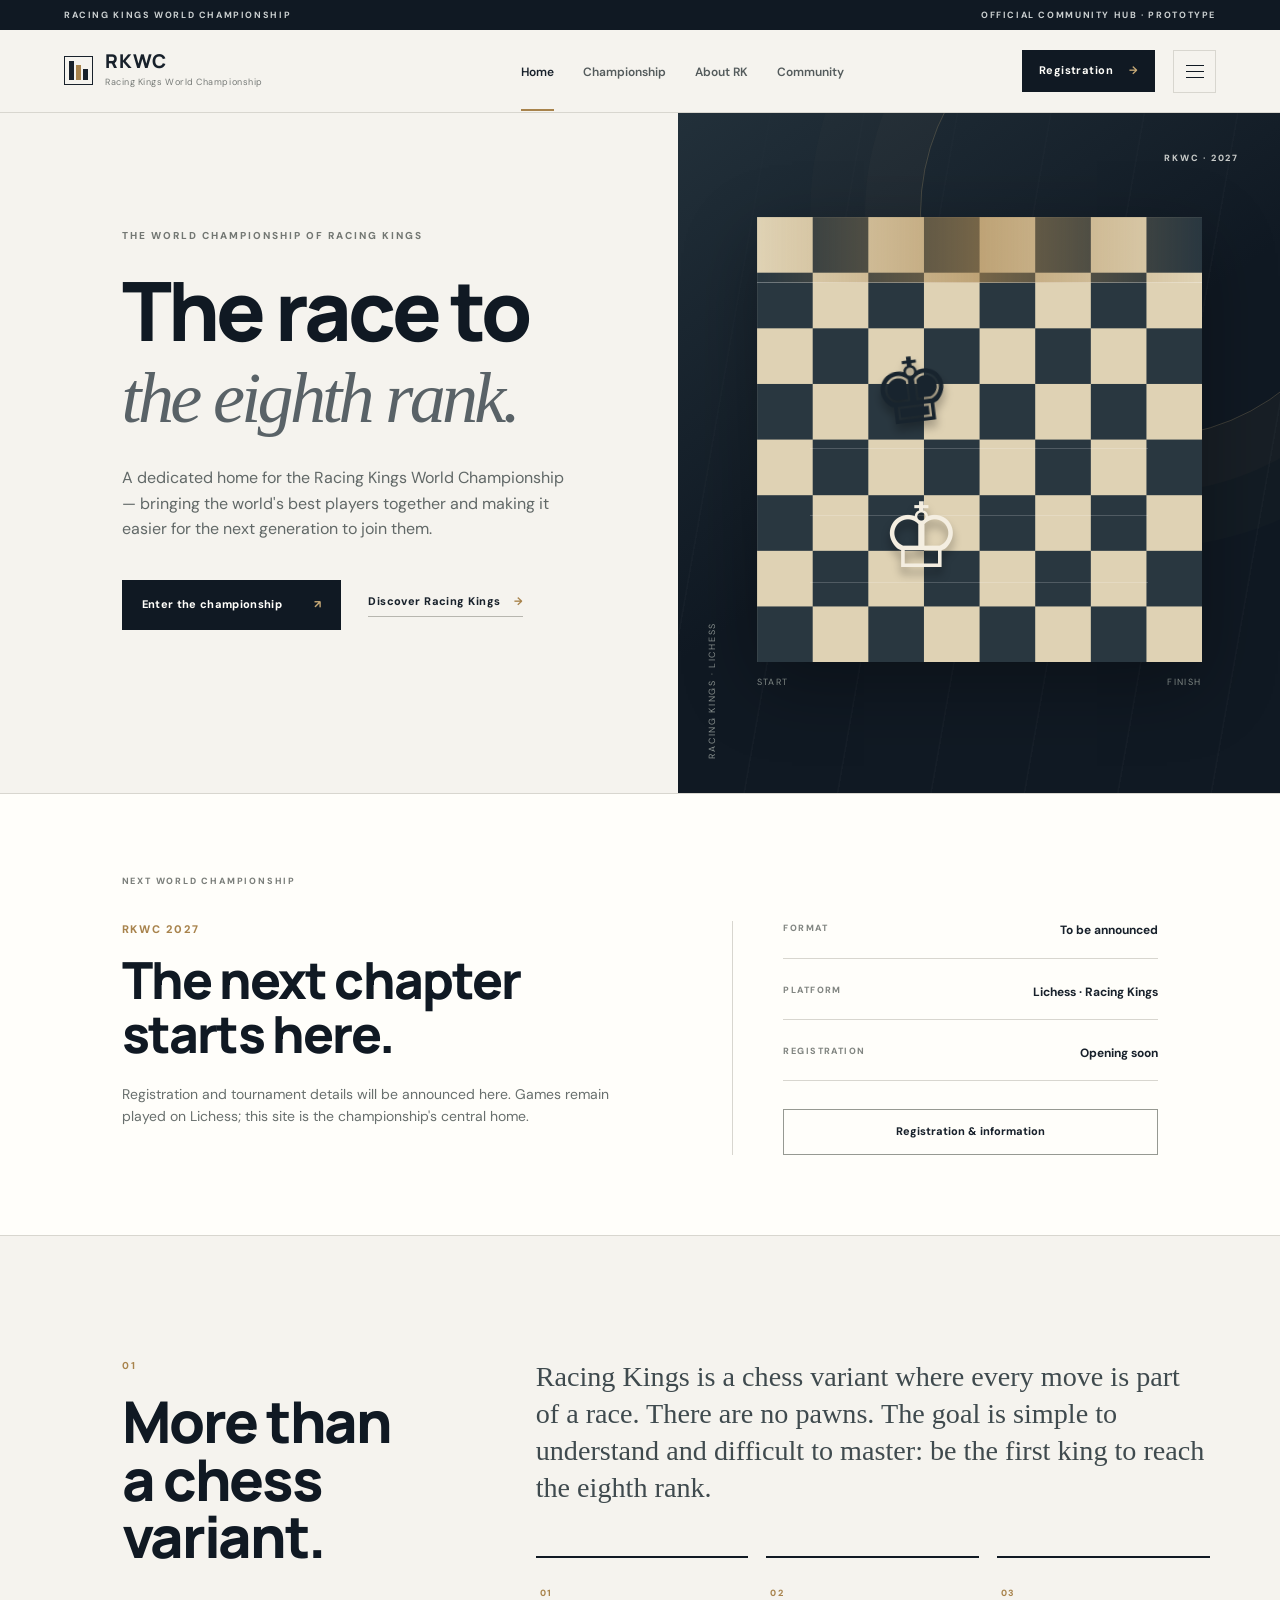
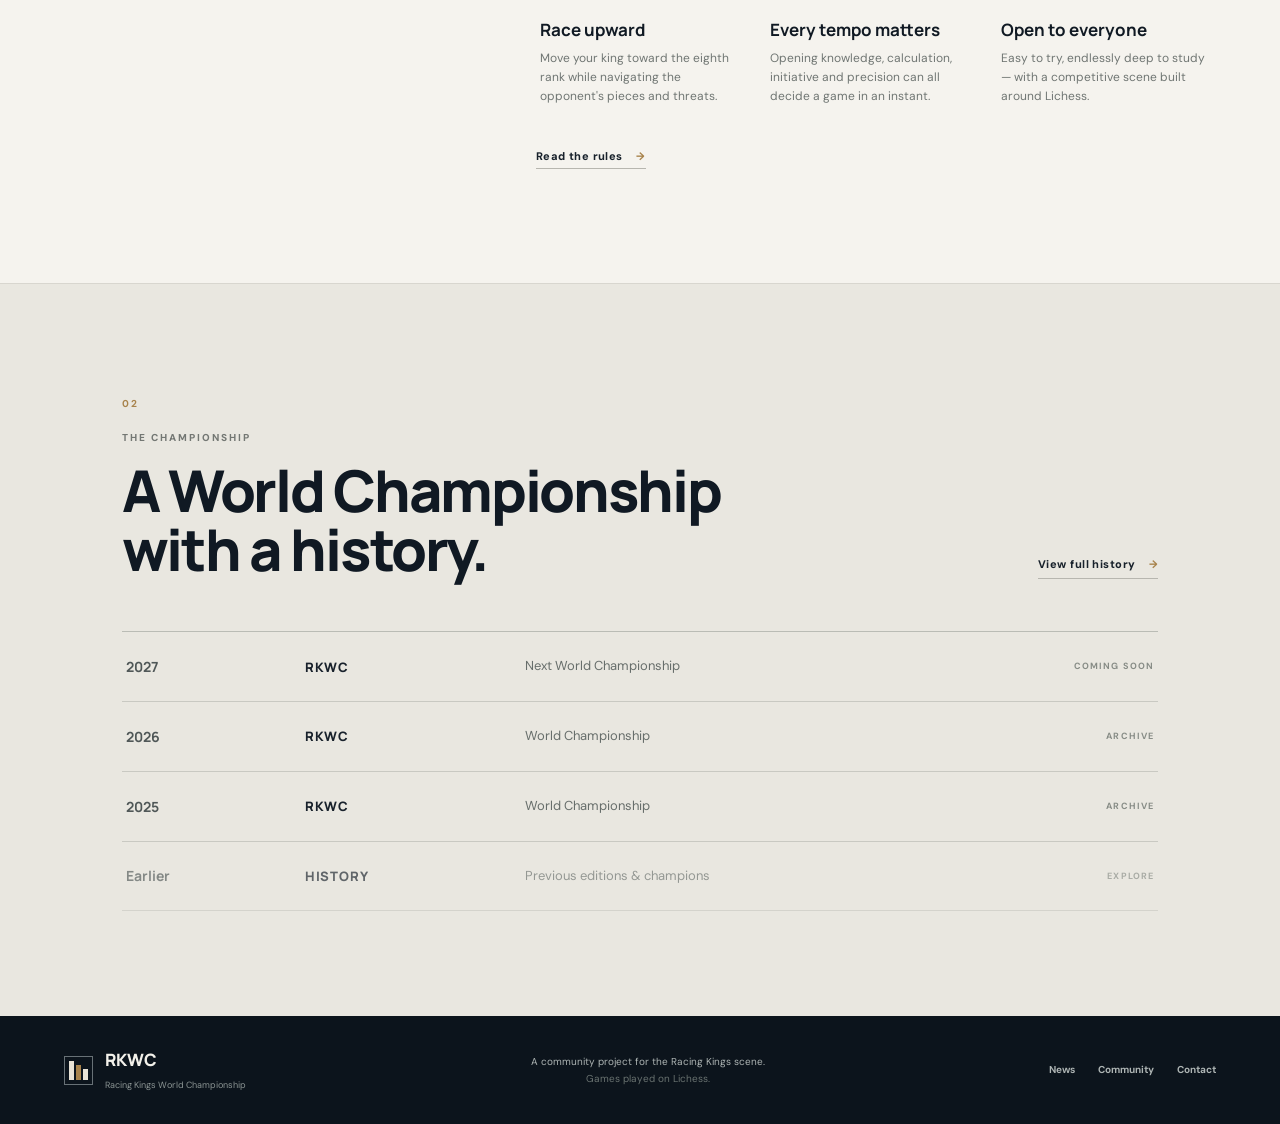
<file: index.html>
<!DOCTYPE html><html lang="en"><head><meta charset="UTF-8"><meta name="viewport" content="width=device-width, initial-scale=1.0"><meta name="description" content="Racing Kings World Championship — official championship prototype and community hub."><title>RKWC — Racing Kings World Championship</title><link rel="preconnect" href="https://fonts.googleapis.com"><link rel="preconnect" href="https://fonts.gstatic.com" crossorigin><link href="https://fonts.googleapis.com/css2?family=DM+Sans:wght@400;500;600;700&family=Manrope:wght@500;600;700;800&display=swap" rel="stylesheet"><link rel="stylesheet" href="assets/css/main.css"></head><body><div class="topline"><span>RACING KINGS WORLD CHAMPIONSHIP</span><span>OFFICIAL COMMUNITY HUB · PROTOTYPE</span></div><header class="site-header"><a class="brand" href="index.html" aria-label="RKWC home"><span class="brand-mark" aria-hidden="true"><span></span><span></span><span></span></span><span><strong>RKWC</strong><small>Racing Kings World Championship</small></span></a><nav class="main-nav" aria-label="Main navigation"><a class="active" href="index.html">Home</a><a href="#championship">Championship</a><a href="#about">About RK</a><a href="community.html">Community</a></nav><a class="header-cta" href="registration.html">Registration <span>→</span></a><button class="menu-toggle" aria-label="Open menu" aria-expanded="false"><span></span><span></span><span></span></button><div class="menu-panel"><div class="menu-panel-head"><small>RKWC · MORE</small></div><a href="registration.html">Registration <span>→</span></a><a href="tournament.html">Tournament & brackets <span>→</span></a><a href="players.html">Players <span>→</span></a><a href="results.html">Results & games <span>→</span></a><a href="history.html">History & champions <span>→</span></a><a href="rules.html">Rules <span>→</span></a><a href="news.html">News & announcements <span>→</span></a><a href="community.html">Community & Discord <span>→</span></a><a href="contact.html">Contact the organizers <span>→</span></a></div></header><main><section class="hero" id="championship"><div class="hero-copy"><p class="eyebrow">THE WORLD CHAMPIONSHIP OF RACING KINGS</p><h1>The race to<br><em>the eighth rank.</em></h1><p class="hero-text">A dedicated home for the Racing Kings World Championship — bringing the world's best players together and making it easier for the next generation to join them.</p><div class="hero-actions"><a class="button button-dark" href="registration.html">Enter the championship <span>↗</span></a><a class="text-link" href="#about">Discover Racing Kings <span>→</span></a></div></div><div class="hero-visual" aria-label="Stylized Racing Kings board graphic"><div class="sun"></div><div class="track-label">RKWC · 2027</div><div class="board-wrap"><div class="board"><div class="finish"></div><div class="lane lane-1"></div><div class="lane lane-2"></div><div class="lane lane-3"></div><div class="piece king">♔</div><div class="piece king dark-piece">♚</div></div><div class="board-caption"><span>START</span><span>FINISH</span></div></div><div class="vertical-note">RACING KINGS · LICHESS</div></div></section><section class="next-event" id="registration"><div class="section-label">NEXT WORLD CHAMPIONSHIP</div><div class="event-grid"><div><p class="event-kicker">RKWC 2027</p><h2>The next chapter<br>starts here.</h2><p class="muted">Registration and tournament details will be announced here. Games remain played on Lichess; this site is the championship's central home.</p></div><div class="event-meta"><div><span>FORMAT</span><strong>To be announced</strong></div><div><span>PLATFORM</span><strong>Lichess · Racing Kings</strong></div><div><span>REGISTRATION</span><strong>Opening soon</strong></div><a href="registration.html" class="outline-button">Registration & information</a></div></div></section><section class="about-grid" id="about"><div class="sticky-title"><span>01</span><h2>More than<br>a chess variant.</h2></div><div class="about-copy"><p class="lead">Racing Kings is a chess variant where every move is part of a race. There are no pawns. The goal is simple to understand and difficult to master: be the first king to reach the eighth rank.</p><div class="rule-cards"><article><span>01</span><h3>Race upward</h3><p>Move your king toward the eighth rank while navigating the opponent's pieces and threats.</p></article><article><span>02</span><h3>Every tempo matters</h3><p>Opening knowledge, calculation, initiative and precision can all decide a game in an instant.</p></article><article><span>03</span><h3>Open to everyone</h3><p>Easy to try, endlessly deep to study — with a competitive scene built around Lichess.</p></article></div><a class="text-link" href="rules.html">Read the rules <span>→</span></a></div></section><section class="championship-section"><div class="section-head"><div><span class="section-number">02</span><p class="eyebrow">THE CHAMPIONSHIP</p><h2>A World Championship<br>with a history.</h2></div><a class="text-link" href="history.html">View full history <span>→</span></a></div><div class="timeline"><div class="timeline-row"><span class="year">2027</span><strong>RKWC</strong><span>Next World Championship</span><b>COMING SOON</b></div><div class="timeline-row"><span class="year">2026</span><strong>RKWC</strong><span>World Championship</span><b>ARCHIVE</b></div><div class="timeline-row"><span class="year">2025</span><strong>RKWC</strong><span>World Championship</span><b>ARCHIVE</b></div><div class="timeline-row faded"><span class="year">Earlier</span><strong>HISTORY</strong><span>Previous editions & champions</span><b>EXPLORE</b></div></div></section></main><footer class="footer"><div class="footer-brand"><span class="brand-mark" aria-hidden="true"><span></span><span></span><span></span></span><div><strong>RKWC</strong><small>Racing Kings World Championship</small></div></div><div class="footer-note">A community project for the Racing Kings scene.<br><span>Games played on Lichess.</span></div><div class="footer-links"><a href="news.html">News</a><a href="community.html">Community</a><a href="contact.html">Contact</a></div></footer><script src="assets/js/main.js"></script></body></html>
</file>
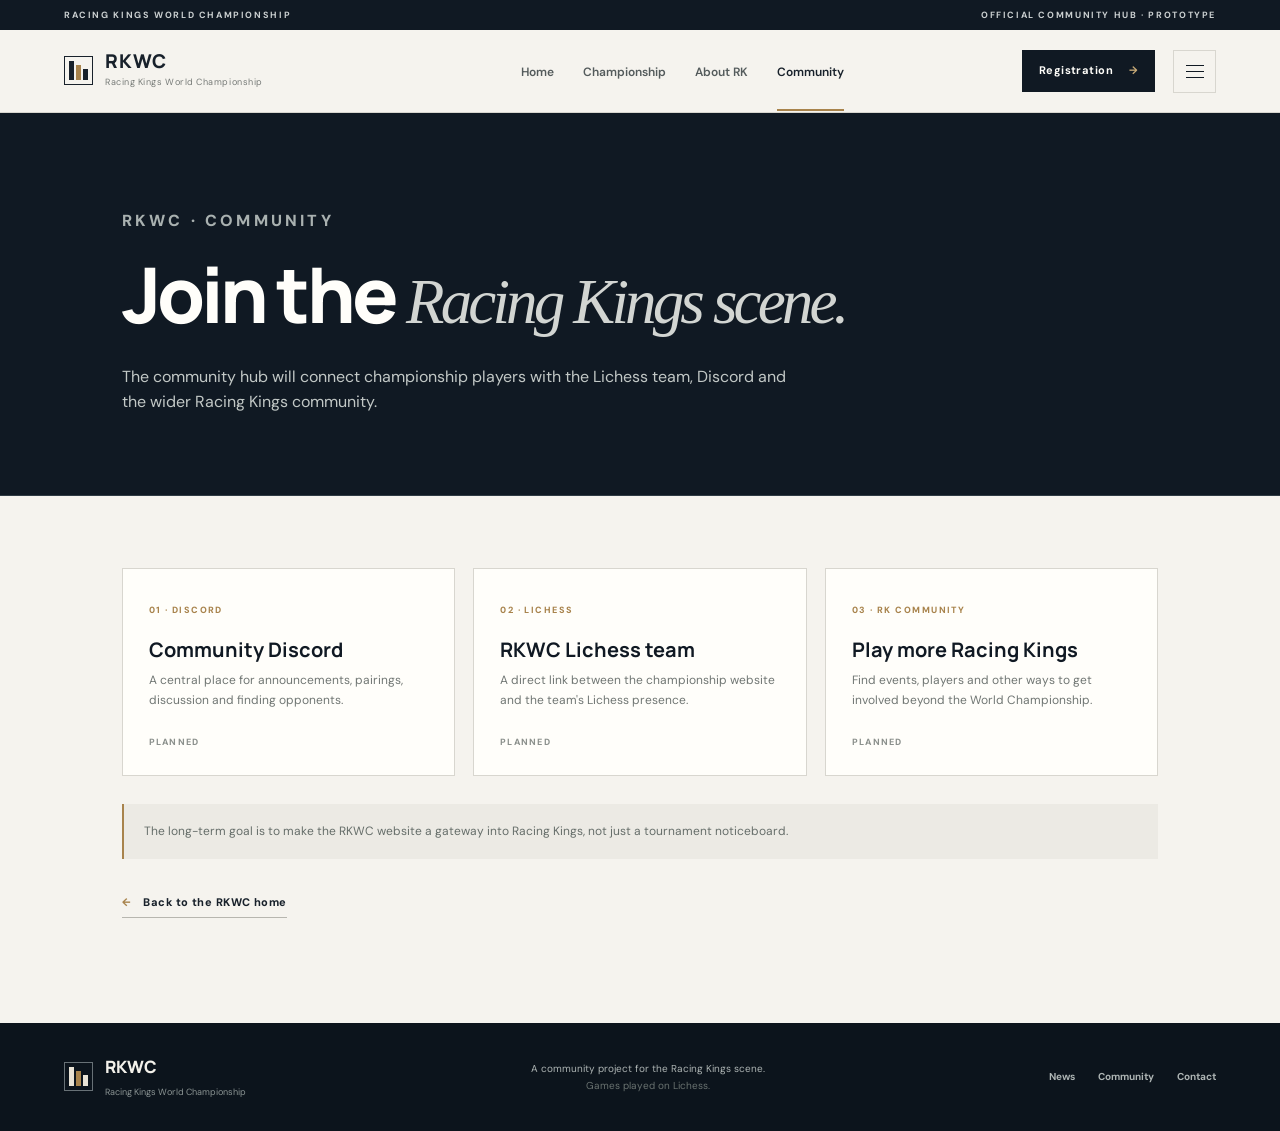
<file: community.html>
<!DOCTYPE html><html lang="en"><head><meta charset="UTF-8"><meta name="viewport" content="width=device-width, initial-scale=1.0"><title>Community & Discord — RKWC</title><link rel="stylesheet" href="assets/css/main.css"><link href="https://fonts.googleapis.com/css2?family=DM+Sans:wght@400;500;600;700;800&family=Manrope:wght@500;600;700;800&display=swap" rel="stylesheet"></head><body><div class="topline"><span>RACING KINGS WORLD CHAMPIONSHIP</span><span>OFFICIAL COMMUNITY HUB · PROTOTYPE</span></div><header class="site-header"><a class="brand" href="index.html"><span class="brand-mark"><span></span><span></span><span></span></span><span><strong>RKWC</strong><small>Racing Kings World Championship</small></span></a><nav class="main-nav"><a href="index.html">Home</a><a href="tournament.html">Championship</a><a href="rules.html">About RK</a><a class="active" href="community.html">Community</a></nav><a class="header-cta" href="registration.html">Registration <span>→</span></a><button class="menu-toggle" aria-label="Open menu" aria-expanded="false"><span></span><span></span><span></span></button><div class="menu-panel"><div class="menu-panel-head"><small>RKWC · MORE</small></div><a href="registration.html">Registration <span>→</span></a><a href="tournament.html">Tournament & brackets <span>→</span></a><a href="players.html">Players <span>→</span></a><a href="results.html">Results & games <span>→</span></a><a href="history.html">History & champions <span>→</span></a><a href="rules.html">Rules <span>→</span></a><a href="news.html">News & announcements <span>→</span></a><a href="community.html">Community & Discord <span>→</span></a><a href="contact.html">Contact the organizers <span>→</span></a></div></header><main><section class="page-hero"><div class="page-hero-inner"><p class="eyebrow">RKWC · COMMUNITY</p><h1>Join the <em>Racing Kings scene.</em></h1><p>The community hub will connect championship players with the Lichess team, Discord and the wider Racing Kings community.</p></div></section><section class="page-body"><div class="placeholder-grid"><article class="placeholder-card"><div><small>01 · DISCORD</small><h2>Community Discord</h2><p>A central place for announcements, pairings, discussion and finding opponents.</p></div><span class="status">PLANNED</span></article><article class="placeholder-card"><div><small>02 · LICHESS</small><h2>RKWC Lichess team</h2><p>A direct link between the championship website and the team's Lichess presence.</p></div><span class="status">PLANNED</span></article><article class="placeholder-card"><div><small>03 · RK COMMUNITY</small><h2>Play more Racing Kings</h2><p>Find events, players and other ways to get involved beyond the World Championship.</p></div><span class="status">PLANNED</span></article></div><div class="page-note">The long-term goal is to make the RKWC website a gateway into Racing Kings, not just a tournament noticeboard.</div><a class="back-link" href="index.html"><span>←</span> Back to the RKWC home</a></section></main><footer class="footer"><div class="footer-brand"><span class="brand-mark"><span></span><span></span><span></span></span><div><strong>RKWC</strong><small>Racing Kings World Championship</small></div></div><div class="footer-note">A community project for the Racing Kings scene.<br><span>Games played on Lichess.</span></div><div class="footer-links"><a href="news.html">News</a><a href="community.html">Community</a><a href="contact.html">Contact</a></div></footer><script src="assets/js/main.js"></script></body></html>
</file>
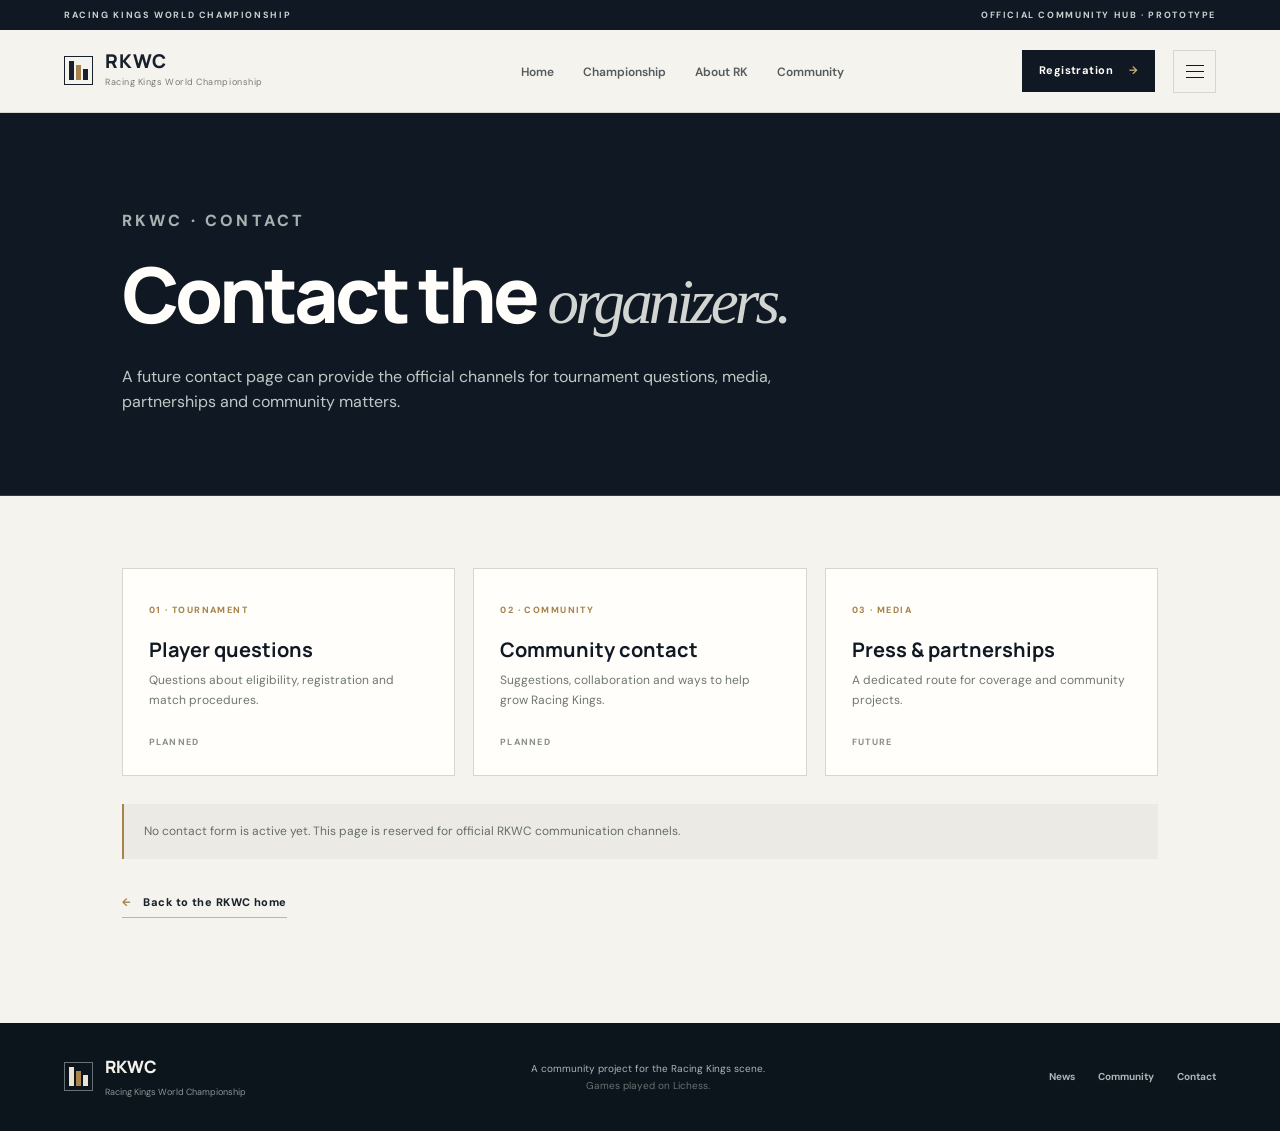
<file: contact.html>
<!DOCTYPE html><html lang="en"><head><meta charset="UTF-8"><meta name="viewport" content="width=device-width, initial-scale=1.0"><title>Contact — RKWC</title><link rel="stylesheet" href="assets/css/main.css"><link href="https://fonts.googleapis.com/css2?family=DM+Sans:wght@400;500;600;700;800&family=Manrope:wght@500;600;700;800&display=swap" rel="stylesheet"></head><body><div class="topline"><span>RACING KINGS WORLD CHAMPIONSHIP</span><span>OFFICIAL COMMUNITY HUB · PROTOTYPE</span></div><header class="site-header"><a class="brand" href="index.html"><span class="brand-mark"><span></span><span></span><span></span></span><span><strong>RKWC</strong><small>Racing Kings World Championship</small></span></a><nav class="main-nav"><a href="index.html">Home</a><a href="tournament.html">Championship</a><a href="rules.html">About RK</a><a href="community.html">Community</a></nav><a class="header-cta" href="registration.html">Registration <span>→</span></a><button class="menu-toggle" aria-label="Open menu" aria-expanded="false"><span></span><span></span><span></span></button><div class="menu-panel"><div class="menu-panel-head"><small>RKWC · MORE</small></div><a href="registration.html">Registration <span>→</span></a><a href="tournament.html">Tournament & brackets <span>→</span></a><a href="players.html">Players <span>→</span></a><a href="results.html">Results & games <span>→</span></a><a href="history.html">History & champions <span>→</span></a><a href="rules.html">Rules <span>→</span></a><a href="news.html">News & announcements <span>→</span></a><a href="community.html">Community & Discord <span>→</span></a><a href="contact.html">Contact the organizers <span>→</span></a></div></header><main><section class="page-hero"><div class="page-hero-inner"><p class="eyebrow">RKWC · CONTACT</p><h1>Contact the <em>organizers.</em></h1><p>A future contact page can provide the official channels for tournament questions, media, partnerships and community matters.</p></div></section><section class="page-body"><div class="placeholder-grid"><article class="placeholder-card"><div><small>01 · TOURNAMENT</small><h2>Player questions</h2><p>Questions about eligibility, registration and match procedures.</p></div><span class="status">PLANNED</span></article><article class="placeholder-card"><div><small>02 · COMMUNITY</small><h2>Community contact</h2><p>Suggestions, collaboration and ways to help grow Racing Kings.</p></div><span class="status">PLANNED</span></article><article class="placeholder-card"><div><small>03 · MEDIA</small><h2>Press & partnerships</h2><p>A dedicated route for coverage and community projects.</p></div><span class="status">FUTURE</span></article></div><div class="page-note">No contact form is active yet. This page is reserved for official RKWC communication channels.</div><a class="back-link" href="index.html"><span>←</span> Back to the RKWC home</a></section></main><footer class="footer"><div class="footer-brand"><span class="brand-mark"><span></span><span></span><span></span></span><div><strong>RKWC</strong><small>Racing Kings World Championship</small></div></div><div class="footer-note">A community project for the Racing Kings scene.<br><span>Games played on Lichess.</span></div><div class="footer-links"><a href="news.html">News</a><a href="community.html">Community</a><a href="contact.html">Contact</a></div></footer><script src="assets/js/main.js"></script></body></html>
</file>
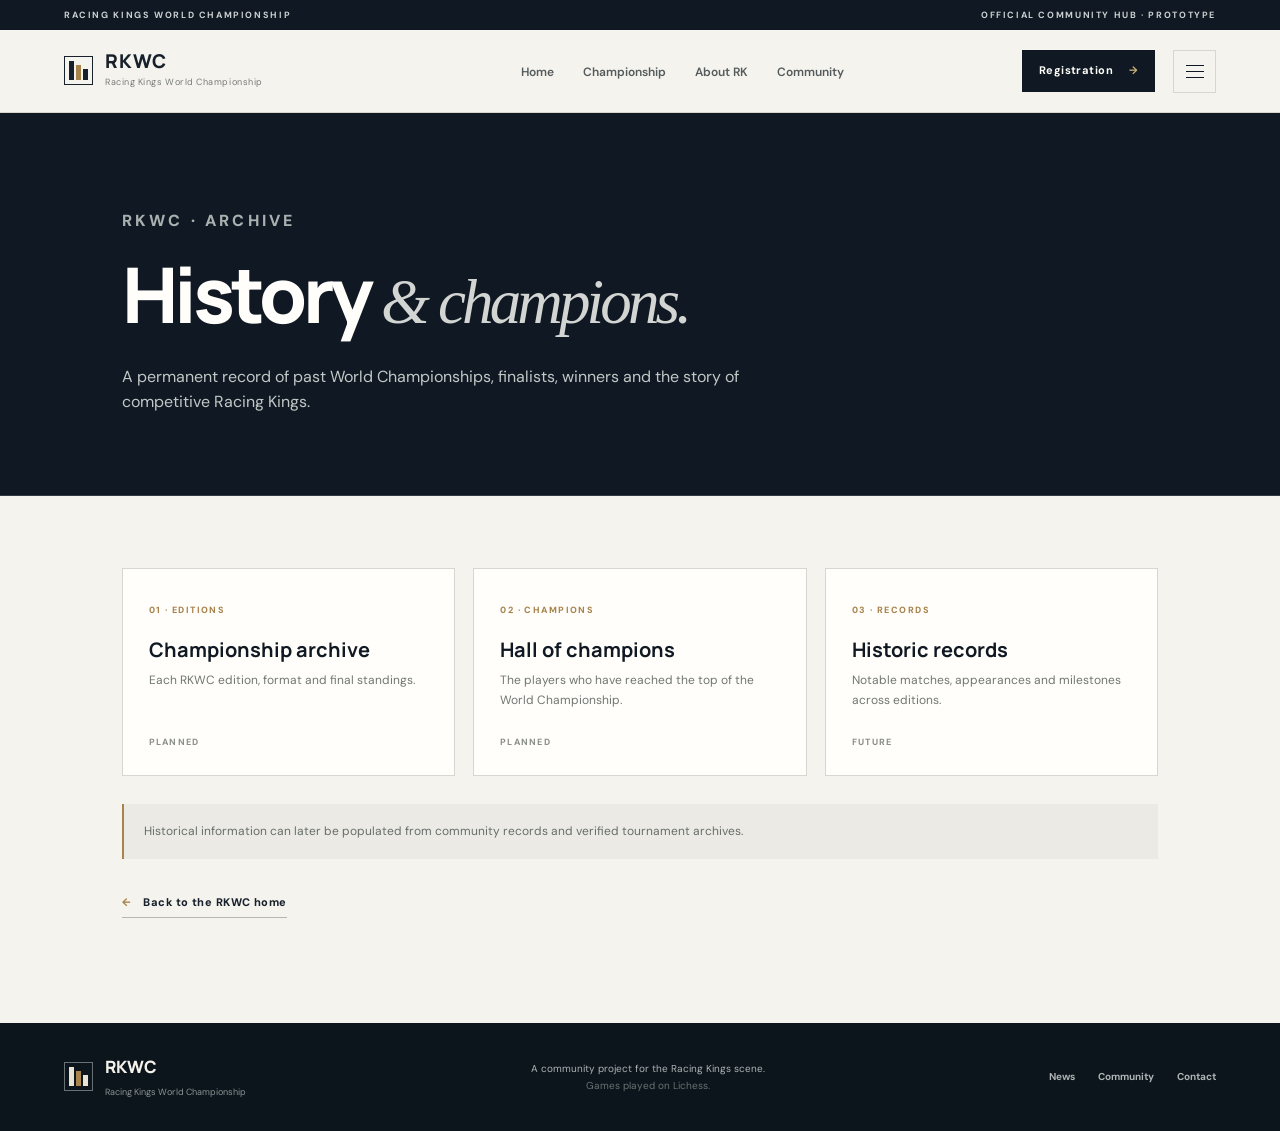
<file: history.html>
<!DOCTYPE html><html lang="en"><head><meta charset="UTF-8"><meta name="viewport" content="width=device-width, initial-scale=1.0"><title>History & Champions — RKWC</title><link rel="stylesheet" href="assets/css/main.css"><link href="https://fonts.googleapis.com/css2?family=DM+Sans:wght@400;500;600;700&family=Manrope:wght@500;600;700;800&display=swap" rel="stylesheet"></head><body><div class="topline"><span>RACING KINGS WORLD CHAMPIONSHIP</span><span>OFFICIAL COMMUNITY HUB · PROTOTYPE</span></div><header class="site-header"><a class="brand" href="index.html"><span class="brand-mark"><span></span><span></span><span></span></span><span><strong>RKWC</strong><small>Racing Kings World Championship</small></span></a><nav class="main-nav"><a href="index.html">Home</a><a href="tournament.html">Championship</a><a href="rules.html">About RK</a><a href="community.html">Community</a></nav><a class="header-cta" href="registration.html">Registration <span>→</span></a><button class="menu-toggle" aria-label="Open menu" aria-expanded="false"><span></span><span></span><span></span></button><div class="menu-panel"><div class="menu-panel-head"><small>RKWC · MORE</small></div><a href="registration.html">Registration <span>→</span></a><a href="tournament.html">Tournament & brackets <span>→</span></a><a href="players.html">Players <span>→</span></a><a href="results.html">Results & games <span>→</span></a><a href="history.html">History & champions <span>→</span></a><a href="rules.html">Rules <span>→</span></a><a href="news.html">News & announcements <span>→</span></a><a href="community.html">Community & Discord <span>→</span></a><a href="contact.html">Contact the organizers <span>→</span></a></div></header><main><section class="page-hero"><div class="page-hero-inner"><p class="eyebrow">RKWC · ARCHIVE</p><h1>History <em>& champions.</em></h1><p>A permanent record of past World Championships, finalists, winners and the story of competitive Racing Kings.</p></div></section><section class="page-body"><div class="placeholder-grid"><article class="placeholder-card"><div><small>01 · EDITIONS</small><h2>Championship archive</h2><p>Each RKWC edition, format and final standings.</p></div><span class="status">PLANNED</span></article><article class="placeholder-card"><div><small>02 · CHAMPIONS</small><h2>Hall of champions</h2><p>The players who have reached the top of the World Championship.</p></div><span class="status">PLANNED</span></article><article class="placeholder-card"><div><small>03 · RECORDS</small><h2>Historic records</h2><p>Notable matches, appearances and milestones across editions.</p></div><span class="status">FUTURE</span></article></div><div class="page-note">Historical information can later be populated from community records and verified tournament archives.</div><a class="back-link" href="index.html"><span>←</span> Back to the RKWC home</a></section></main><footer class="footer"><div class="footer-brand"><span class="brand-mark"><span></span><span></span><span></span></span><div><strong>RKWC</strong><small>Racing Kings World Championship</small></div></div><div class="footer-note">A community project for the Racing Kings scene.<br><span>Games played on Lichess.</span></div><div class="footer-links"><a href="news.html">News</a><a href="community.html">Community</a><a href="contact.html">Contact</a></div></footer><script src="assets/js/main.js"></script></body></html>
</file>
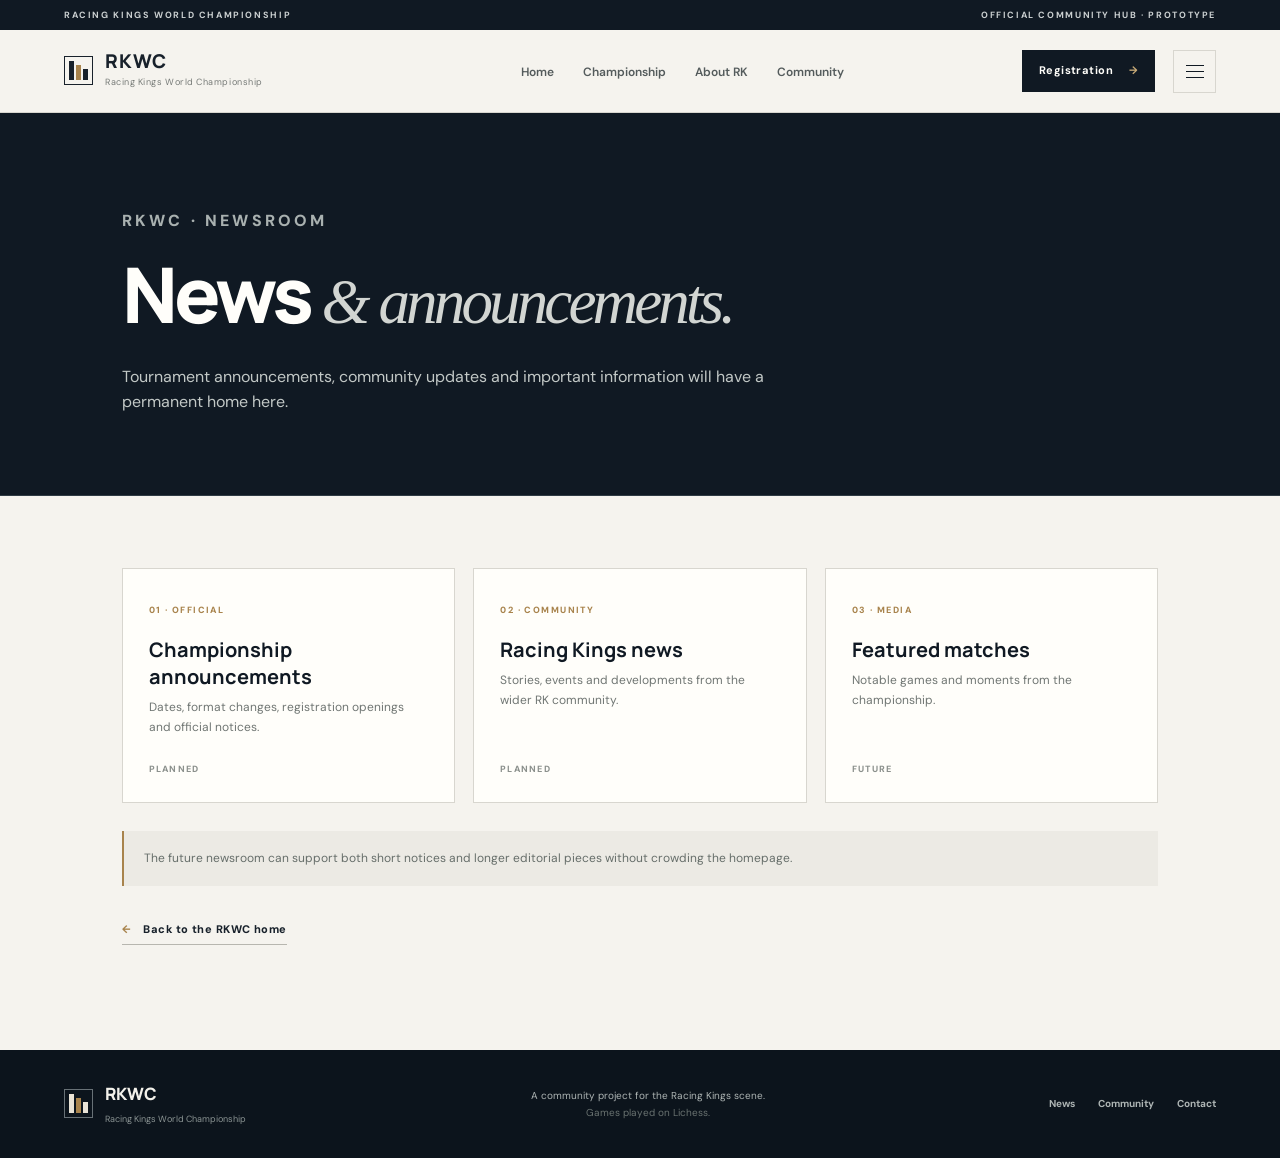
<file: news.html>
<!DOCTYPE html><html lang="en"><head><meta charset="UTF-8"><meta name="viewport" content="width=device-width, initial-scale=1.0"><title>News & Announcements — RKWC</title><link rel="stylesheet" href="assets/css/main.css"><link href="https://fonts.googleapis.com/css2?family=DM+Sans:wght@400;500;600;700&family=Manrope:wght@500;600;700;800&display=swap" rel="stylesheet"></head><body><div class="topline"><span>RACING KINGS WORLD CHAMPIONSHIP</span><span>OFFICIAL COMMUNITY HUB · PROTOTYPE</span></div><header class="site-header"><a class="brand" href="index.html"><span class="brand-mark"><span></span><span></span><span></span></span><span><strong>RKWC</strong><small>Racing Kings World Championship</small></span></a><nav class="main-nav"><a href="index.html">Home</a><a href="tournament.html">Championship</a><a href="rules.html">About RK</a><a href="community.html">Community</a></nav><a class="header-cta" href="registration.html">Registration <span>→</span></a><button class="menu-toggle" aria-label="Open menu" aria-expanded="false"><span></span><span></span><span></span></button><div class="menu-panel"><div class="menu-panel-head"><small>RKWC · MORE</small></div><a href="registration.html">Registration <span>→</span></a><a href="tournament.html">Tournament & brackets <span>→</span></a><a href="players.html">Players <span>→</span></a><a href="results.html">Results & games <span>→</span></a><a href="history.html">History & champions <span>→</span></a><a href="rules.html">Rules <span>→</span></a><a href="news.html">News & announcements <span>→</span></a><a href="community.html">Community & Discord <span>→</span></a><a href="contact.html">Contact the organizers <span>→</span></a></div></header><main><section class="page-hero"><div class="page-hero-inner"><p class="eyebrow">RKWC · NEWSROOM</p><h1>News <em>& announcements.</em></h1><p>Tournament announcements, community updates and important information will have a permanent home here.</p></div></section><section class="page-body"><div class="placeholder-grid"><article class="placeholder-card"><div><small>01 · OFFICIAL</small><h2>Championship announcements</h2><p>Dates, format changes, registration openings and official notices.</p></div><span class="status">PLANNED</span></article><article class="placeholder-card"><div><small>02 · COMMUNITY</small><h2>Racing Kings news</h2><p>Stories, events and developments from the wider RK community.</p></div><span class="status">PLANNED</span></article><article class="placeholder-card"><div><small>03 · MEDIA</small><h2>Featured matches</h2><p>Notable games and moments from the championship.</p></div><span class="status">FUTURE</span></article></div><div class="page-note">The future newsroom can support both short notices and longer editorial pieces without crowding the homepage.</div><a class="back-link" href="index.html"><span>←</span> Back to the RKWC home</a></section></main><footer class="footer"><div class="footer-brand"><span class="brand-mark"><span></span><span></span><span></span></span><div><strong>RKWC</strong><small>Racing Kings World Championship</small></div></div><div class="footer-note">A community project for the Racing Kings scene.<br><span>Games played on Lichess.</span></div><div class="footer-links"><a href="news.html">News</a><a href="community.html">Community</a><a href="contact.html">Contact</a></div></footer><script src="assets/js/main.js"></script></body></html>
</file>
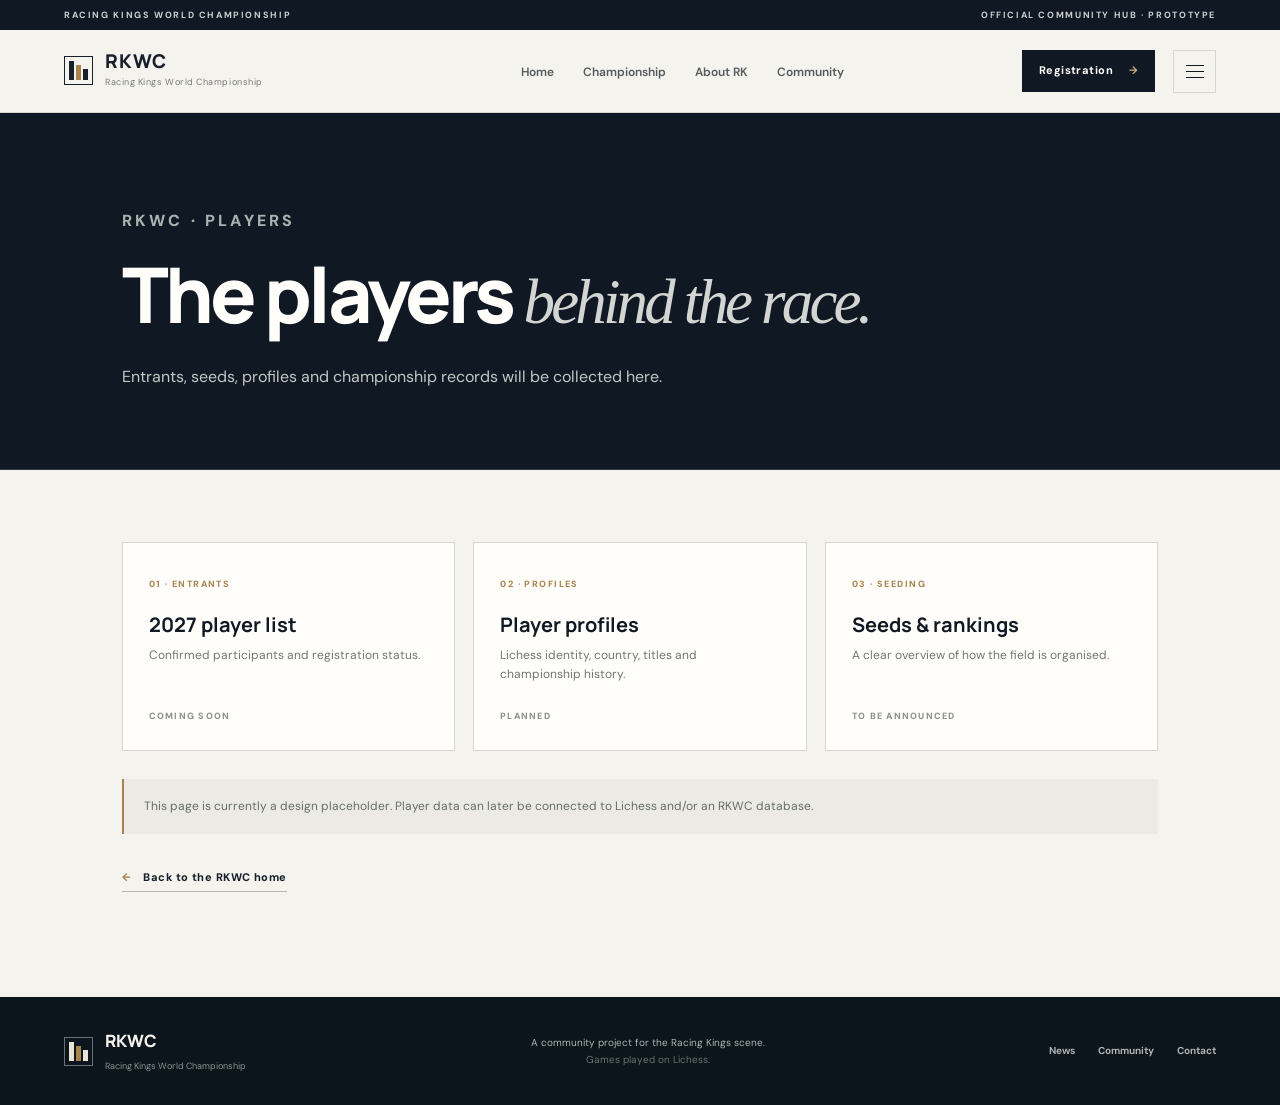
<file: players.html>
<!DOCTYPE html><html lang="en"><head><meta charset="UTF-8"><meta name="viewport" content="width=device-width, initial-scale=1.0"><title>Players — RKWC</title><link rel="stylesheet" href="assets/css/main.css"><link href="https://fonts.googleapis.com/css2?family=DM+Sans:wght@400;500;600;700&family=Manrope:wght@500;600;700;800&display=swap" rel="stylesheet"></head><body><div class="topline"><span>RACING KINGS WORLD CHAMPIONSHIP</span><span>OFFICIAL COMMUNITY HUB · PROTOTYPE</span></div><header class="site-header"><a class="brand" href="index.html"><span class="brand-mark"><span></span><span></span><span></span></span><span><strong>RKWC</strong><small>Racing Kings World Championship</small></span></a><nav class="main-nav"><a href="index.html">Home</a><a href="tournament.html">Championship</a><a href="rules.html">About RK</a><a href="community.html">Community</a></nav><a class="header-cta" href="registration.html">Registration <span>→</span></a><button class="menu-toggle" aria-label="Open menu" aria-expanded="false"><span></span><span></span><span></span></button><div class="menu-panel"><div class="menu-panel-head"><small>RKWC · MORE</small></div><a href="registration.html">Registration <span>→</span></a><a href="tournament.html">Tournament & brackets <span>→</span></a><a href="players.html">Players <span>→</span></a><a href="results.html">Results & games <span>→</span></a><a href="history.html">History & champions <span>→</span></a><a href="rules.html">Rules <span>→</span></a><a href="news.html">News & announcements <span>→</span></a><a href="community.html">Community & Discord <span>→</span></a><a href="contact.html">Contact the organizers <span>→</span></a></div></header><main><section class="page-hero"><div class="page-hero-inner"><p class="eyebrow">RKWC · PLAYERS</p><h1>The players <em>behind the race.</em></h1><p>Entrants, seeds, profiles and championship records will be collected here.</p></div></section><section class="page-body"><div class="placeholder-grid"><article class="placeholder-card"><div><small>01 · ENTRANTS</small><h2>2027 player list</h2><p>Confirmed participants and registration status.</p></div><span class="status">COMING SOON</span></article><article class="placeholder-card"><div><small>02 · PROFILES</small><h2>Player profiles</h2><p>Lichess identity, country, titles and championship history.</p></div><span class="status">PLANNED</span></article><article class="placeholder-card"><div><small>03 · SEEDING</small><h2>Seeds & rankings</h2><p>A clear overview of how the field is organised.</p></div><span class="status">TO BE ANNOUNCED</span></article></div><div class="page-note">This page is currently a design placeholder. Player data can later be connected to Lichess and/or an RKWC database.</div><a class="back-link" href="index.html"><span>←</span> Back to the RKWC home</a></section></main><footer class="footer"><div class="footer-brand"><span class="brand-mark"><span></span><span></span><span></span></span><div><strong>RKWC</strong><small>Racing Kings World Championship</small></div></div><div class="footer-note">A community project for the Racing Kings scene.<br><span>Games played on Lichess.</span></div><div class="footer-links"><a href="news.html">News</a><a href="community.html">Community</a><a href="contact.html">Contact</a></div></footer><script src="assets/js/main.js"></script></body></html>
</file>
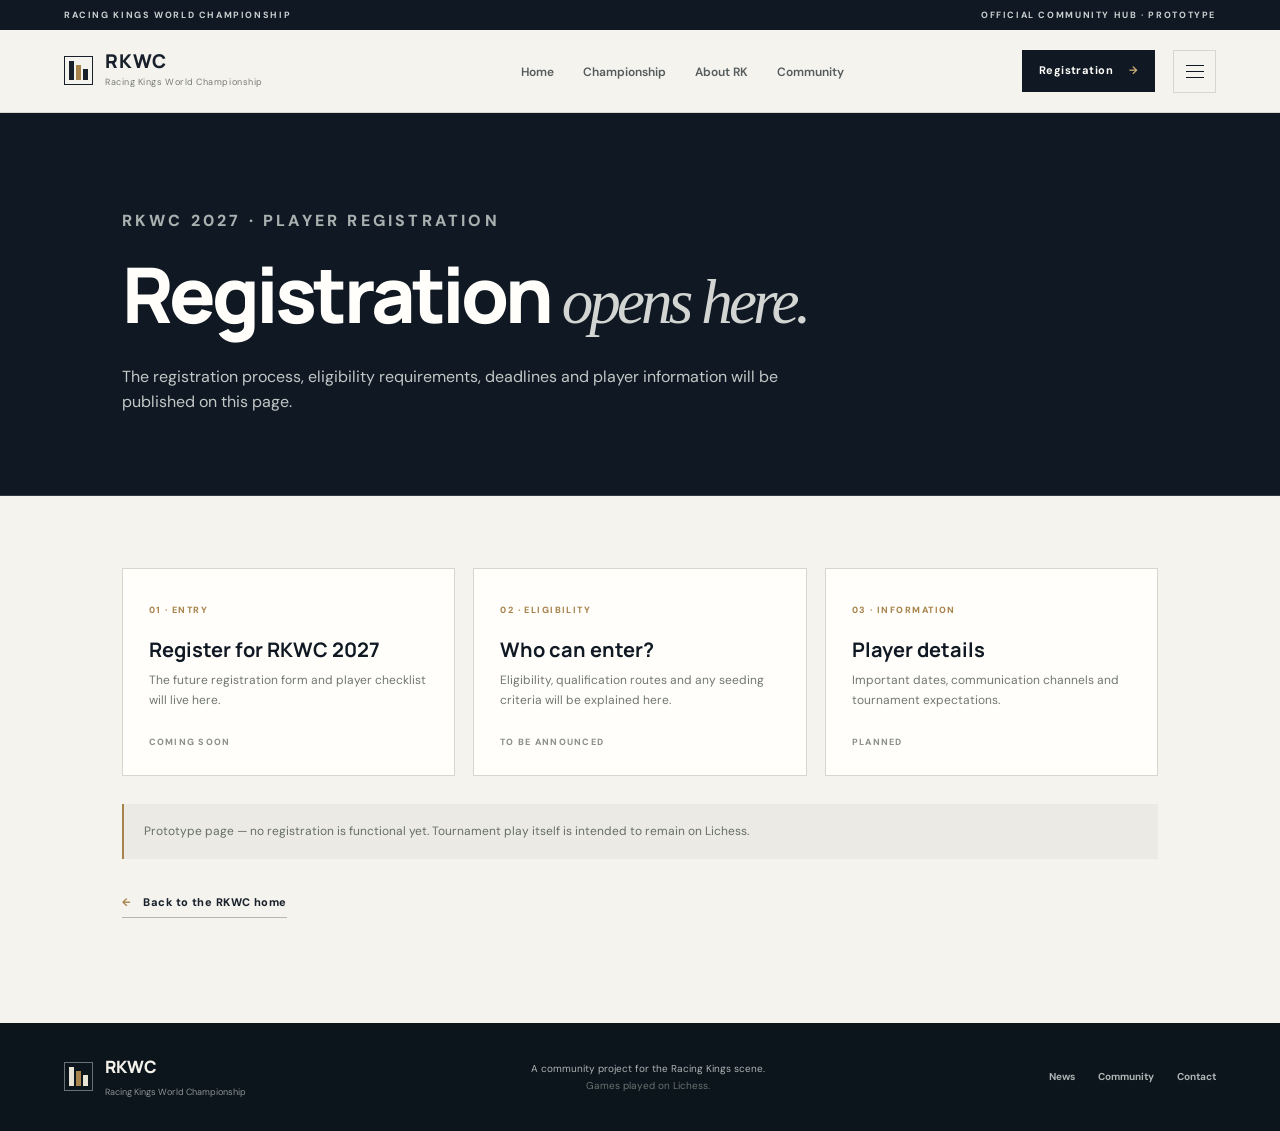
<file: registration.html>
<!DOCTYPE html><html lang="en"><head><meta charset="UTF-8"><meta name="viewport" content="width=device-width, initial-scale=1.0"><title>Registration — RKWC</title><link rel="preconnect" href="https://fonts.googleapis.com"><link rel="preconnect" href="https://fonts.gstatic.com" crossorigin><link href="https://fonts.googleapis.com/css2?family=DM+Sans:wght@400;500;600;700&family=Manrope:wght@500;600;700;800&display=swap" rel="stylesheet"><link rel="stylesheet" href="assets/css/main.css"></head><body><div class="topline"><span>RACING KINGS WORLD CHAMPIONSHIP</span><span>OFFICIAL COMMUNITY HUB · PROTOTYPE</span></div><header class="site-header"><a class="brand" href="index.html"><span class="brand-mark"><span></span><span></span><span></span></span><span><strong>RKWC</strong><small>Racing Kings World Championship</small></span></a><nav class="main-nav"><a href="index.html">Home</a><a href="tournament.html">Championship</a><a href="rules.html">About RK</a><a href="community.html">Community</a></nav><a class="header-cta" href="registration.html">Registration <span>→</span></a><button class="menu-toggle" aria-label="Open menu" aria-expanded="false"><span></span><span></span><span></span></button><div class="menu-panel"><div class="menu-panel-head"><small>RKWC · MORE</small></div><a href="registration.html">Registration <span>→</span></a><a href="tournament.html">Tournament & brackets <span>→</span></a><a href="players.html">Players <span>→</span></a><a href="results.html">Results & games <span>→</span></a><a href="history.html">History & champions <span>→</span></a><a href="rules.html">Rules <span>→</span></a><a href="news.html">News & announcements <span>→</span></a><a href="community.html">Community & Discord <span>→</span></a><a href="contact.html">Contact the organizers <span>→</span></a></div></header><main><section class="page-hero"><div class="page-hero-inner"><p class="eyebrow">RKWC 2027 · PLAYER REGISTRATION</p><h1>Registration <em>opens here.</em></h1><p>The registration process, eligibility requirements, deadlines and player information will be published on this page.</p></div></section><section class="page-body"><div class="placeholder-grid"><article class="placeholder-card"><div><small>01 · ENTRY</small><h2>Register for RKWC 2027</h2><p>The future registration form and player checklist will live here.</p></div><span class="status">COMING SOON</span></article><article class="placeholder-card"><div><small>02 · ELIGIBILITY</small><h2>Who can enter?</h2><p>Eligibility, qualification routes and any seeding criteria will be explained here.</p></div><span class="status">TO BE ANNOUNCED</span></article><article class="placeholder-card"><div><small>03 · INFORMATION</small><h2>Player details</h2><p>Important dates, communication channels and tournament expectations.</p></div><span class="status">PLANNED</span></article></div><div class="page-note">Prototype page — no registration is functional yet. Tournament play itself is intended to remain on Lichess.</div><a class="back-link" href="index.html"><span>←</span> Back to the RKWC home</a></section></main><footer class="footer"><div class="footer-brand"><span class="brand-mark"><span></span><span></span><span></span></span><div><strong>RKWC</strong><small>Racing Kings World Championship</small></div></div><div class="footer-note">A community project for the Racing Kings scene.<br><span>Games played on Lichess.</span></div><div class="footer-links"><a href="news.html">News</a><a href="community.html">Community</a><a href="contact.html">Contact</a></div></footer><script src="assets/js/main.js"></script></body></html>
</file>
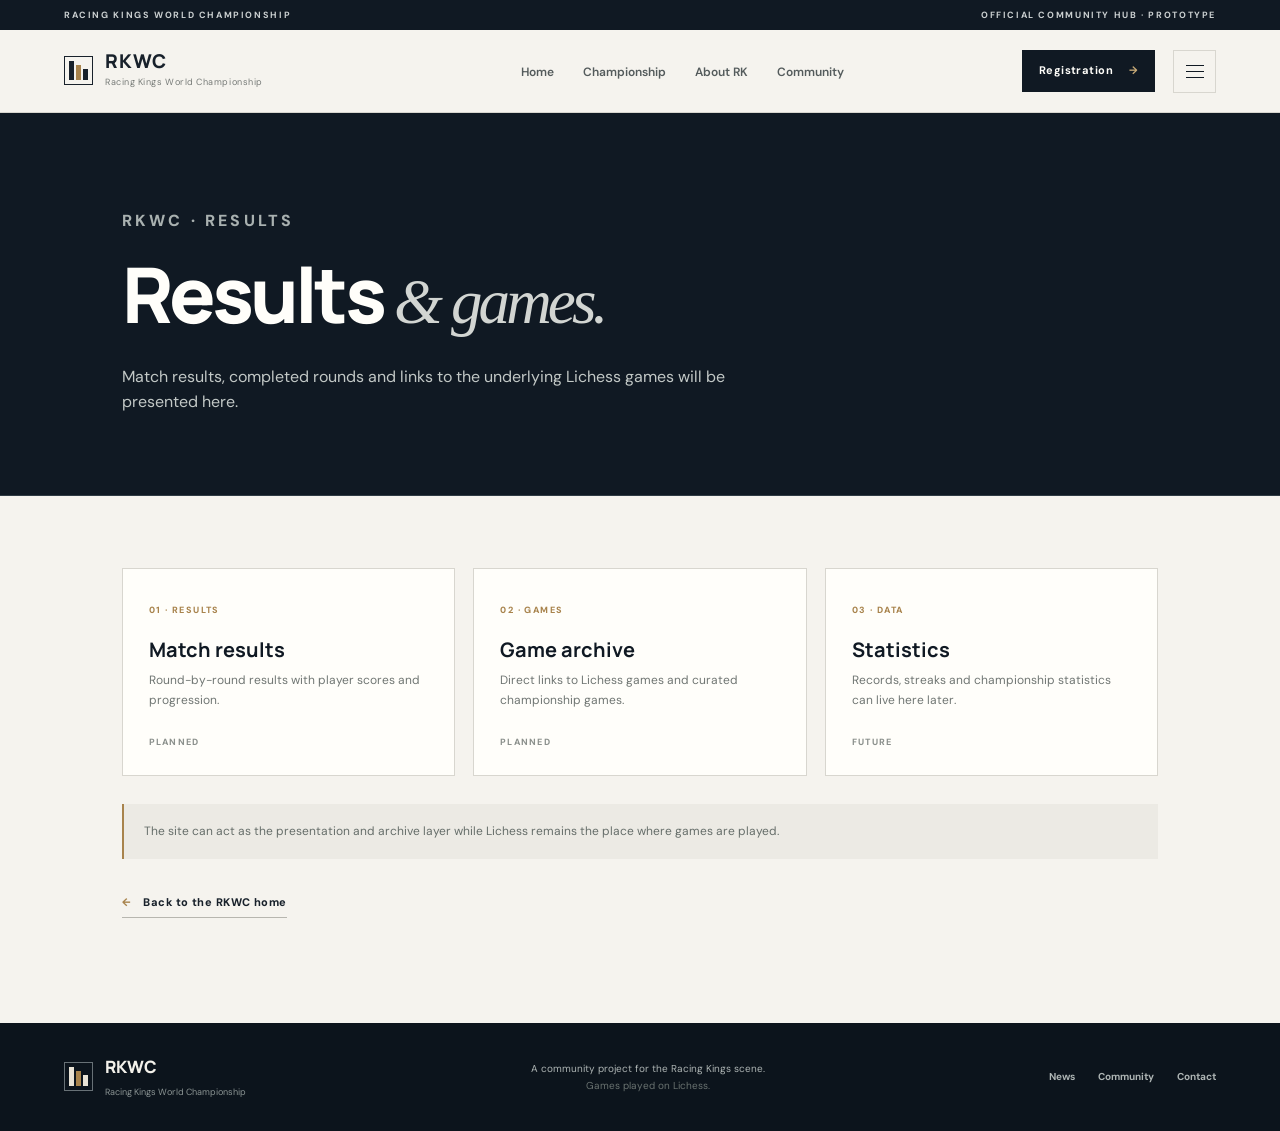
<file: results.html>
<!DOCTYPE html><html lang="en"><head><meta charset="UTF-8"><meta name="viewport" content="width=device-width, initial-scale=1.0"><title>Results & Games — RKWC</title><link rel="stylesheet" href="assets/css/main.css"><link href="https://fonts.googleapis.com/css2?family=DM+Sans:wght@400;500;600;700&family=Manrope:wght@500;600;700;800&display=swap" rel="stylesheet"></head><body><div class="topline"><span>RACING KINGS WORLD CHAMPIONSHIP</span><span>OFFICIAL COMMUNITY HUB · PROTOTYPE</span></div><header class="site-header"><a class="brand" href="index.html"><span class="brand-mark"><span></span><span></span><span></span></span><span><strong>RKWC</strong><small>Racing Kings World Championship</small></span></a><nav class="main-nav"><a href="index.html">Home</a><a href="tournament.html">Championship</a><a href="rules.html">About RK</a><a href="community.html">Community</a></nav><a class="header-cta" href="registration.html">Registration <span>→</span></a><button class="menu-toggle" aria-label="Open menu" aria-expanded="false"><span></span><span></span><span></span></button><div class="menu-panel"><div class="menu-panel-head"><small>RKWC · MORE</small></div><a href="registration.html">Registration <span>→</span></a><a href="tournament.html">Tournament & brackets <span>→</span></a><a href="players.html">Players <span>→</span></a><a href="results.html">Results & games <span>→</span></a><a href="history.html">History & champions <span>→</span></a><a href="rules.html">Rules <span>→</span></a><a href="news.html">News & announcements <span>→</span></a><a href="community.html">Community & Discord <span>→</span></a><a href="contact.html">Contact the organizers <span>→</span></a></div></header><main><section class="page-hero"><div class="page-hero-inner"><p class="eyebrow">RKWC · RESULTS</p><h1>Results <em>& games.</em></h1><p>Match results, completed rounds and links to the underlying Lichess games will be presented here.</p></div></section><section class="page-body"><div class="placeholder-grid"><article class="placeholder-card"><div><small>01 · RESULTS</small><h2>Match results</h2><p>Round-by-round results with player scores and progression.</p></div><span class="status">PLANNED</span></article><article class="placeholder-card"><div><small>02 · GAMES</small><h2>Game archive</h2><p>Direct links to Lichess games and curated championship games.</p></div><span class="status">PLANNED</span></article><article class="placeholder-card"><div><small>03 · DATA</small><h2>Statistics</h2><p>Records, streaks and championship statistics can live here later.</p></div><span class="status">FUTURE</span></article></div><div class="page-note">The site can act as the presentation and archive layer while Lichess remains the place where games are played.</div><a class="back-link" href="index.html"><span>←</span> Back to the RKWC home</a></section></main><footer class="footer"><div class="footer-brand"><span class="brand-mark"><span></span><span></span><span></span></span><div><strong>RKWC</strong><small>Racing Kings World Championship</small></div></div><div class="footer-note">A community project for the Racing Kings scene.<br><span>Games played on Lichess.</span></div><div class="footer-links"><a href="news.html">News</a><a href="community.html">Community</a><a href="contact.html">Contact</a></div></footer><script src="assets/js/main.js"></script></body></html>
</file>
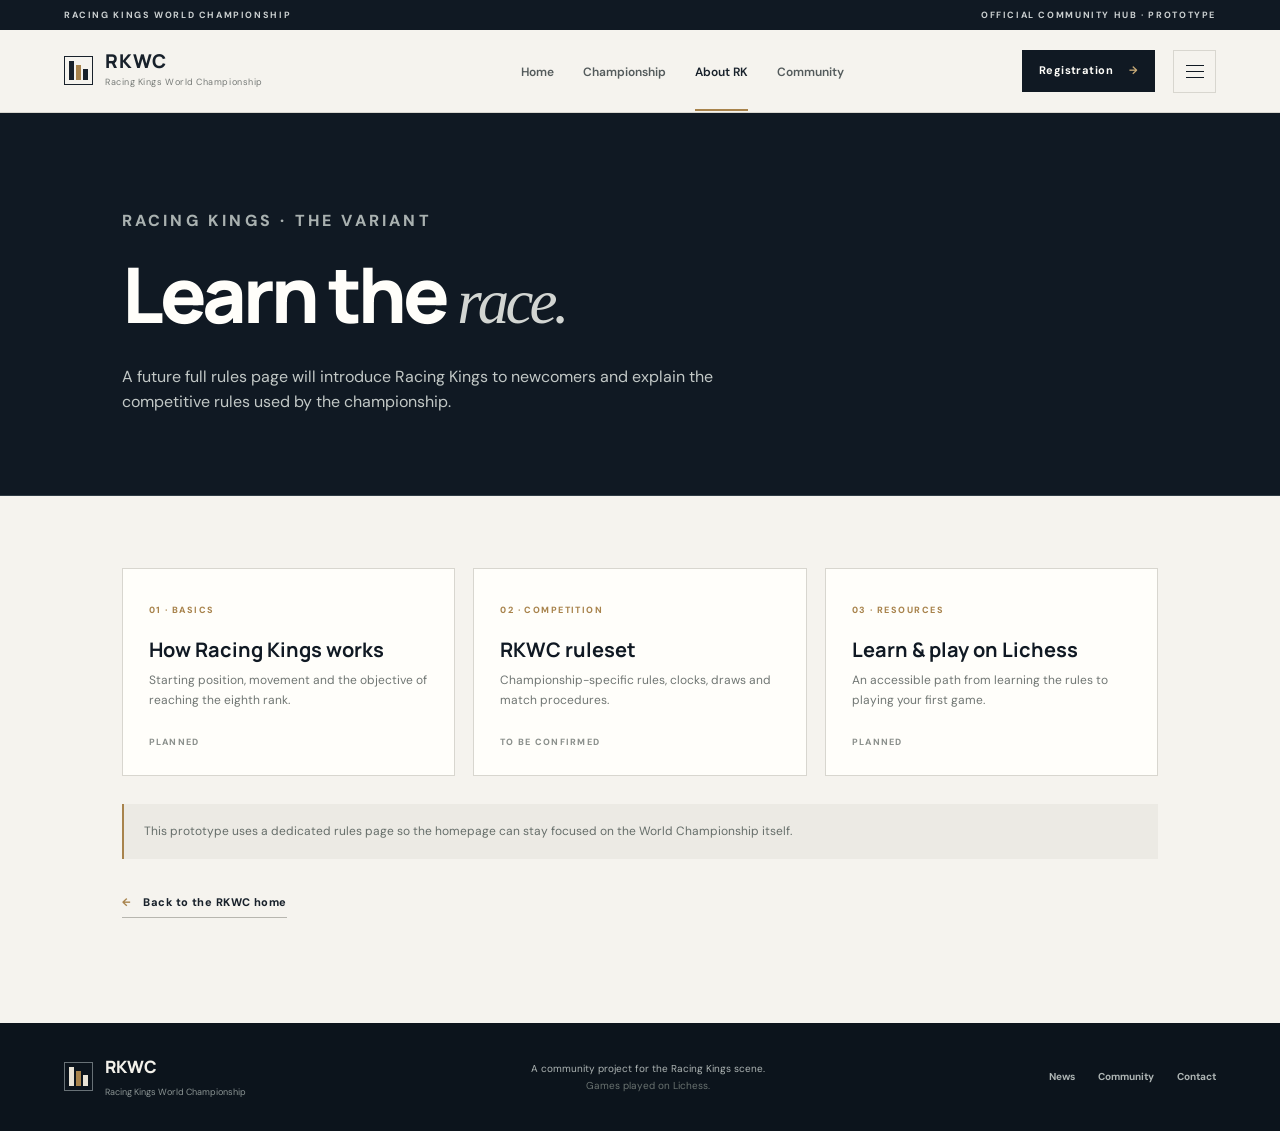
<file: rules.html>
<!DOCTYPE html><html lang="en"><head><meta charset="UTF-8"><meta name="viewport" content="width=device-width, initial-scale=1.0"><title>Racing Kings Rules — RKWC</title><link rel="stylesheet" href="assets/css/main.css"><link href="https://fonts.googleapis.com/css2?family=DM+Sans:wght@400;500;600;700;800&family=Manrope:wght@500;600;700;800&display=swap" rel="stylesheet"></head><body><div class="topline"><span>RACING KINGS WORLD CHAMPIONSHIP</span><span>OFFICIAL COMMUNITY HUB · PROTOTYPE</span></div><header class="site-header"><a class="brand" href="index.html"><span class="brand-mark"><span></span><span></span><span></span></span><span><strong>RKWC</strong><small>Racing Kings World Championship</small></span></a><nav class="main-nav"><a href="index.html">Home</a><a href="tournament.html">Championship</a><a class="active" href="rules.html">About RK</a><a href="community.html">Community</a></nav><a class="header-cta" href="registration.html">Registration <span>→</span></a><button class="menu-toggle" aria-label="Open menu" aria-expanded="false"><span></span><span></span><span></span></button><div class="menu-panel"><div class="menu-panel-head"><small>RKWC · MORE</small></div><a href="registration.html">Registration <span>→</span></a><a href="tournament.html">Tournament & brackets <span>→</span></a><a href="players.html">Players <span>→</span></a><a href="results.html">Results & games <span>→</span></a><a href="history.html">History & champions <span>→</span></a><a href="rules.html">Rules <span>→</span></a><a href="news.html">News & announcements <span>→</span></a><a href="community.html">Community & Discord <span>→</span></a><a href="contact.html">Contact the organizers <span>→</span></a></div></header><main><section class="page-hero"><div class="page-hero-inner"><p class="eyebrow">RACING KINGS · THE VARIANT</p><h1>Learn the <em>race.</em></h1><p>A future full rules page will introduce Racing Kings to newcomers and explain the competitive rules used by the championship.</p></div></section><section class="page-body"><div class="placeholder-grid"><article class="placeholder-card"><div><small>01 · BASICS</small><h2>How Racing Kings works</h2><p>Starting position, movement and the objective of reaching the eighth rank.</p></div><span class="status">PLANNED</span></article><article class="placeholder-card"><div><small>02 · COMPETITION</small><h2>RKWC ruleset</h2><p>Championship-specific rules, clocks, draws and match procedures.</p></div><span class="status">TO BE CONFIRMED</span></article><article class="placeholder-card"><div><small>03 · RESOURCES</small><h2>Learn & play on Lichess</h2><p>An accessible path from learning the rules to playing your first game.</p></div><span class="status">PLANNED</span></article></div><div class="page-note">This prototype uses a dedicated rules page so the homepage can stay focused on the World Championship itself.</div><a class="back-link" href="index.html"><span>←</span> Back to the RKWC home</a></section></main><footer class="footer"><div class="footer-brand"><span class="brand-mark"><span></span><span></span><span></span></span><div><strong>RKWC</strong><small>Racing Kings World Championship</small></div></div><div class="footer-note">A community project for the Racing Kings scene.<br><span>Games played on Lichess.</span></div><div class="footer-links"><a href="news.html">News</a><a href="community.html">Community</a><a href="contact.html">Contact</a></div></footer><script src="assets/js/main.js"></script></body></html>
</file>
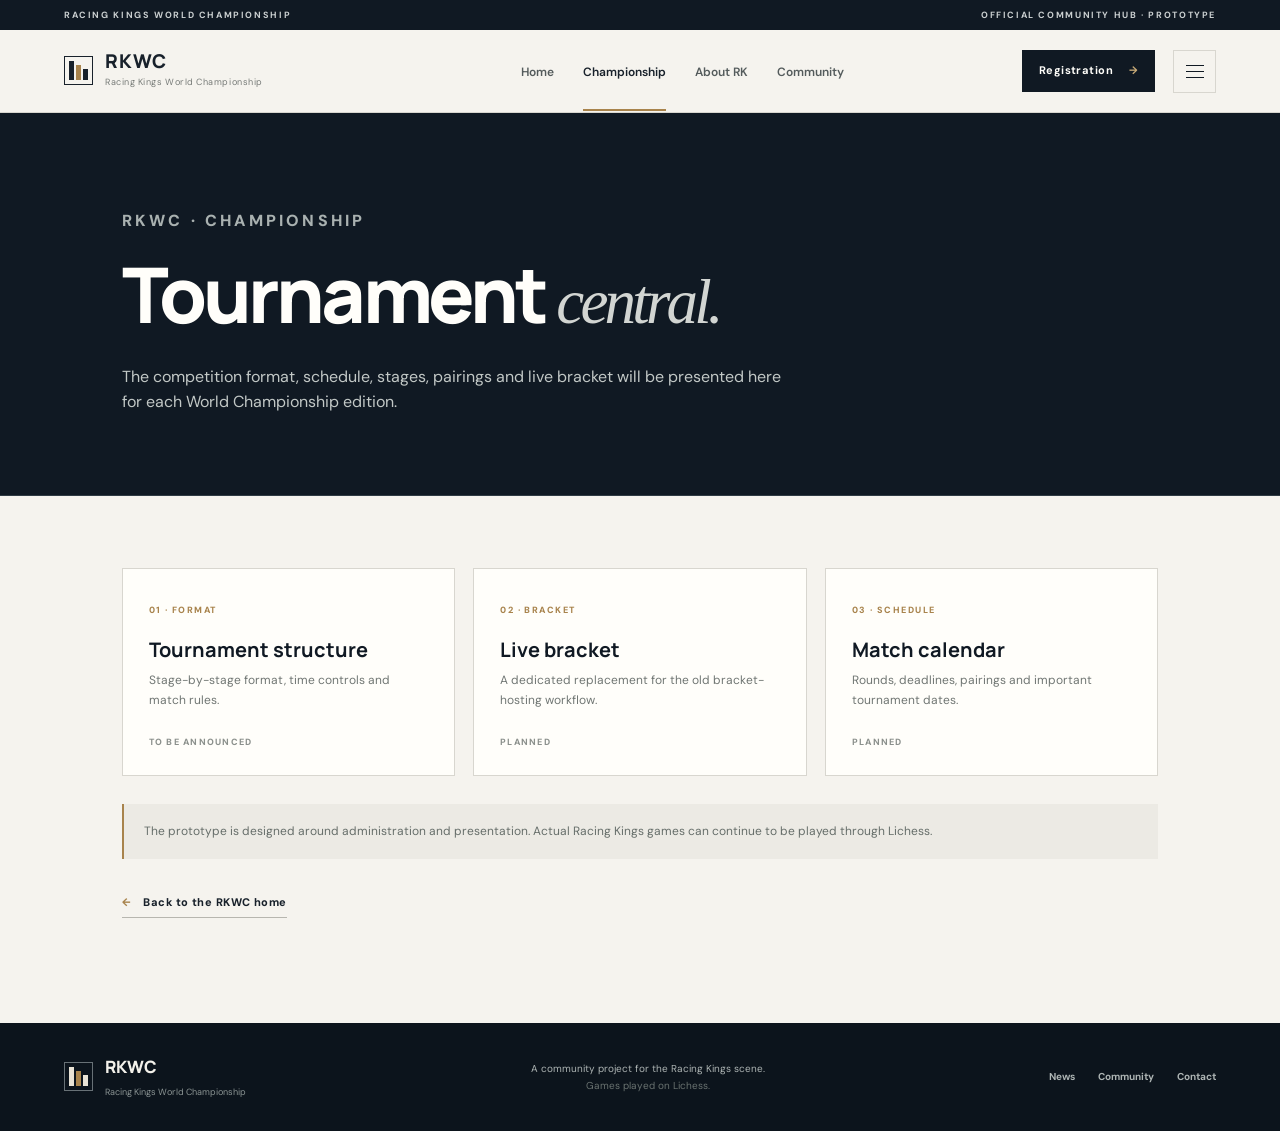
<file: tournament.html>
<!DOCTYPE html><html lang="en"><head><meta charset="UTF-8"><meta name="viewport" content="width=device-width, initial-scale=1.0"><title>Tournament & Brackets — RKWC</title><link rel="preconnect" href="https://fonts.googleapis.com"><link rel="preconnect" href="https://fonts.gstatic.com" crossorigin><link href="https://fonts.googleapis.com/css2?family=DM+Sans:wght@400;500;600;700&family=Manrope:wght@500;600;700;800&display=swap" rel="stylesheet"><link rel="stylesheet" href="assets/css/main.css"></head><body><div class="topline"><span>RACING KINGS WORLD CHAMPIONSHIP</span><span>OFFICIAL COMMUNITY HUB · PROTOTYPE</span></div><header class="site-header"><a class="brand" href="index.html"><span class="brand-mark"><span></span><span></span><span></span></span><span><strong>RKWC</strong><small>Racing Kings World Championship</small></span></a><nav class="main-nav"><a href="index.html">Home</a><a class="active" href="tournament.html">Championship</a><a href="rules.html">About RK</a><a href="community.html">Community</a></nav><a class="header-cta" href="registration.html">Registration <span>→</span></a><button class="menu-toggle" aria-label="Open menu" aria-expanded="false"><span></span><span></span><span></span></button><div class="menu-panel"><div class="menu-panel-head"><small>RKWC · MORE</small></div><a href="registration.html">Registration <span>→</span></a><a href="tournament.html">Tournament & brackets <span>→</span></a><a href="players.html">Players <span>→</span></a><a href="results.html">Results & games <span>→</span></a><a href="history.html">History & champions <span>→</span></a><a href="rules.html">Rules <span>→</span></a><a href="news.html">News & announcements <span>→</span></a><a href="community.html">Community & Discord <span>→</span></a><a href="contact.html">Contact the organizers <span>→</span></a></div></header><main><section class="page-hero"><div class="page-hero-inner"><p class="eyebrow">RKWC · CHAMPIONSHIP</p><h1>Tournament <em>central.</em></h1><p>The competition format, schedule, stages, pairings and live bracket will be presented here for each World Championship edition.</p></div></section><section class="page-body"><div class="placeholder-grid"><article class="placeholder-card"><div><small>01 · FORMAT</small><h2>Tournament structure</h2><p>Stage-by-stage format, time controls and match rules.</p></div><span class="status">TO BE ANNOUNCED</span></article><article class="placeholder-card"><div><small>02 · BRACKET</small><h2>Live bracket</h2><p>A dedicated replacement for the old bracket-hosting workflow.</p></div><span class="status">PLANNED</span></article><article class="placeholder-card"><div><small>03 · SCHEDULE</small><h2>Match calendar</h2><p>Rounds, deadlines, pairings and important tournament dates.</p></div><span class="status">PLANNED</span></article></div><div class="page-note">The prototype is designed around administration and presentation. Actual Racing Kings games can continue to be played through Lichess.</div><a class="back-link" href="index.html"><span>←</span> Back to the RKWC home</a></section></main><footer class="footer"><div class="footer-brand"><span class="brand-mark"><span></span><span></span><span></span></span><div><strong>RKWC</strong><small>Racing Kings World Championship</small></div></div><div class="footer-note">A community project for the Racing Kings scene.<br><span>Games played on Lichess.</span></div><div class="footer-links"><a href="news.html">News</a><a href="community.html">Community</a><a href="contact.html">Contact</a></div></footer><script src="assets/js/main.js"></script></body></html>
</file>
<file: assets/css/main.css>
:root{--navy:#101923;--navy-2:#17232f;--ink:#18212b;--paper:#f5f3ee;--white:#fffefa;--line:#d8d6cf;--muted:#737973;--gold:#a8834c;--gold-soft:#c7aa77;--serif:Georgia,'Times New Roman',serif;--sans:'DM Sans',Arial,sans-serif;--display:'Manrope',Arial,sans-serif}*{box-sizing:border-box}html{scroll-behavior:smooth}body{margin:0;color:var(--ink);background:var(--paper);font-family:var(--sans);line-height:1.6}a{color:inherit;text-decoration:none}button{font:inherit}.topline{height:30px;background:var(--navy);color:#cbd0d1;display:flex;justify-content:space-between;align-items:center;padding:0 5vw;font-size:9px;letter-spacing:.18em;font-weight:700}.site-header{height:83px;background:rgba(245,243,238,.96);border-bottom:1px solid var(--line);display:flex;align-items:center;padding:0 5vw;position:sticky;top:0;z-index:20;backdrop-filter:blur(12px)}.brand{display:flex;align-items:center;gap:12px;min-width:280px}.brand strong{display:block;font:800 19px/1 var(--display);letter-spacing:.04em}.brand small{display:block;color:#777b78;font-size:9px;letter-spacing:.06em;margin-top:4px}.brand-mark{width:29px;height:29px;border:1px solid var(--ink);display:grid;grid-template-columns:repeat(3,1fr);padding:4px;gap:2px}.brand-mark span{background:var(--ink);display:block}.brand-mark span:nth-child(2){margin-top:4px;background:var(--gold)}.brand-mark span:nth-child(3){margin-top:8px}.main-nav{display:flex;gap:29px;margin:auto;font-size:12px;font-weight:600}.main-nav a{padding:31px 0 27px;position:relative;color:#545b5c}.main-nav a.active,.main-nav a:hover{color:var(--ink)}.main-nav a.active:after{content:'';position:absolute;bottom:-1px;left:0;right:0;height:2px;background:var(--gold)}.header-cta{background:var(--navy);color:var(--white);padding:12px 17px;font-size:11px;font-weight:700;letter-spacing:.04em}.header-cta span{color:var(--gold-soft);margin-left:12px}.menu-toggle{margin-left:18px;background:transparent;border:1px solid var(--line);width:43px;height:43px;display:flex;flex-direction:column;align-items:center;justify-content:center;gap:5px;cursor:pointer}.menu-toggle span{display:block;width:18px;height:1px;background:var(--navy)}.menu-panel{position:absolute;right:5vw;top:74px;width:310px;background:var(--white);border:1px solid var(--line);box-shadow:0 20px 50px rgba(16,25,35,.15);opacity:0;visibility:hidden;transform:translateY(-8px);transition:.2s ease;z-index:30}.menu-panel.open{opacity:1;visibility:visible;transform:none}.menu-panel-head{padding:18px 22px 14px;border-bottom:1px solid var(--line)}.menu-panel-head small{font-size:9px;font-weight:800;letter-spacing:.18em;color:#838782}.menu-panel a{display:flex;justify-content:space-between;align-items:center;padding:15px 22px;border-bottom:1px solid #ebe9e3;font-size:12px;font-weight:700}.menu-panel a:hover{background:#f2f0ea}.menu-panel a span{color:var(--gold)}.hero{min-height:680px;display:grid;grid-template-columns:53% 47%;overflow:hidden;background:var(--paper)}.hero-copy{padding:115px 8vw 100px 9.5vw;position:relative;z-index:2}.eyebrow{font-size:10px;letter-spacing:.2em;font-weight:800;color:#737773;margin:0 0 26px}.hero h1{font:800 clamp(54px,6.4vw,92px)/.99 var(--display);letter-spacing:-.045em;margin:0;color:var(--navy)}.hero h1 em{font:italic .88em/1 var(--serif);color:#596267;font-weight:400}.hero-text{max-width:570px;margin:31px 0 38px;font-size:16px;color:#616867}.hero-actions{display:flex;align-items:center;gap:27px}.button{display:inline-flex;align-items:center;justify-content:space-between;gap:32px;padding:16px 20px;font-size:11px;font-weight:800;letter-spacing:.03em}.button-dark{background:var(--navy);color:var(--white)}.button-dark span{color:var(--gold-soft)}.text-link{font-size:11px;font-weight:800;letter-spacing:.04em;border-bottom:1px solid #b7b6af;padding-bottom:5px}.text-link span{margin-left:10px;color:var(--gold)}.hero-visual{background:var(--navy);position:relative;min-height:680px;display:flex;align-items:center;justify-content:center;overflow:hidden}.hero-visual:before{content:'';position:absolute;inset:0;background:linear-gradient(145deg,#22303a,transparent 50%),repeating-linear-gradient(100deg,transparent 0 90px,rgba(255,255,255,.025) 91px 92px)}.sun{width:450px;height:450px;border-radius:50%;border:1px solid rgba(199,170,119,.25);position:absolute;top:-125px;right:-90px;box-shadow:0 0 0 55px rgba(199,170,119,.025),0 0 0 110px rgba(199,170,119,.015)}.track-label{position:absolute;top:38px;right:41px;color:#c8cbc9;font-size:9px;letter-spacing:.2em;font-weight:800}.vertical-note{position:absolute;left:27px;bottom:34px;writing-mode:vertical-rl;transform:rotate(180deg);font-size:9px;letter-spacing:.19em;color:#89918f}.board-wrap{width:min(74%,460px);position:relative;z-index:2}.board{aspect-ratio:1;background:#d4c4a2;position:relative;box-shadow:0 24px 70px rgba(0,0,0,.3)}.board:before{content:'';position:absolute;inset:0;background:repeating-conic-gradient(#22313c 0 25%,#dfd3b5 0 50%) 50%/25% 25%;opacity:.96}.finish{position:absolute;left:0;right:0;top:0;height:15%;background:linear-gradient(90deg,transparent,rgba(168,131,76,.6),transparent);z-index:1;border-bottom:1px solid rgba(255,255,255,.3)}.lane{position:absolute;left:12%;right:12%;height:1px;background:rgba(255,255,255,.18);z-index:1}.lane-1{top:52%}.lane-2{top:67%}.lane-3{top:82%}.piece{position:absolute;z-index:3;font-size:90px;line-height:1;filter:drop-shadow(0 7px 4px rgba(0,0,0,.35));font-family:Georgia,serif}.king{left:28%;bottom:18%;color:#f4eee1}.dark-piece{right:19%;top:27%;color:#18242e;transform:rotate(-7deg)}.board-caption{display:flex;justify-content:space-between;margin-top:13px;color:#8e9794;font-size:9px;letter-spacing:.16em}.next-event{padding:80px 9.5vw;background:var(--white);border-top:1px solid var(--line);border-bottom:1px solid var(--line)}.section-label{font-size:9px;letter-spacing:.2em;font-weight:800;color:#7a7e7a;margin-bottom:33px}.event-grid{display:grid;grid-template-columns:1.1fr .9fr;gap:90px}.event-kicker{color:var(--gold);font-size:11px;font-weight:800;letter-spacing:.16em;margin:0 0 13px}.next-event h2{font:800 clamp(35px,4vw,55px)/1.06 var(--display);letter-spacing:-.035em;margin:0 0 22px;color:var(--navy)}.muted{color:#686f6d;max-width:580px;margin:0;font-size:14px}.event-meta{border-left:1px solid var(--line);padding-left:50px;display:grid;align-content:center;gap:24px}.event-meta div{display:flex;justify-content:space-between;gap:30px;padding-bottom:17px;border-bottom:1px solid var(--line)}.event-meta span{font-size:9px;letter-spacing:.16em;color:#818581;font-weight:800}.event-meta strong{font-size:12px;text-align:right}.outline-button{margin-top:4px;border:1px solid #969992;padding:13px 17px;font-size:11px;font-weight:800;text-align:center}.about-grid{padding:115px 9.5vw;display:grid;grid-template-columns:35% 65%;gap:4vw}.sticky-title{position:relative}.sticky-title span,.section-number{font:700 10px/1 var(--sans);letter-spacing:.2em;color:var(--gold)}.sticky-title h2{font:800 clamp(40px,4.5vw,67px)/1 var(--display);letter-spacing:-.04em;color:var(--navy);margin:17px 0}.about-copy{padding-top:7px}.lead{font:400 clamp(22px,2.2vw,30px)/1.32 var(--serif);color:#3f4a4e;max-width:780px;margin:0 0 50px}.rule-cards{display:grid;grid-template-columns:repeat(3,1fr);gap:18px;margin-bottom:36px}.rule-cards article{border-top:2px solid var(--navy);padding:20px 4px 0}.rule-cards span{font-size:9px;color:var(--gold);letter-spacing:.15em;font-weight:800}.rule-cards h3{font:700 17px var(--display);margin:14px 0 8px;color:var(--navy)}.rule-cards p{font-size:12px;color:#707673;margin:0}.championship-section{padding:105px 9.5vw;background:#e9e7e0;border-top:1px solid var(--line)}.section-head{display:flex;justify-content:space-between;align-items:flex-end;margin-bottom:52px}.section-head .eyebrow{margin:15px 0}.section-head h2{font:800 clamp(38px,4.5vw,65px)/1.03 var(--display);letter-spacing:-.04em;color:var(--navy);margin:0}.timeline{border-top:1px solid #babcb5}.timeline-row{display:grid;grid-template-columns:15% 19% 1fr auto;gap:25px;align-items:center;padding:24px 4px;border-bottom:1px solid #c9c9c2}.timeline-row .year{font:700 14px var(--display);color:#4f5757}.timeline-row strong{font:800 13px var(--display);letter-spacing:.06em}.timeline-row>span:nth-child(3){font-size:13px;color:#676e6b}.timeline-row b{font-size:9px;letter-spacing:.13em;color:#878c86}.timeline-row.faded{opacity:.65}.community{padding:90px 9.5vw;background:var(--navy);color:var(--white)}.community-panel{display:grid;grid-template-columns:1fr 1fr;gap:9vw;align-items:end}.community .eyebrow{color:#9da6a6;margin:15px 0}.community h2{font:800 clamp(45px,5.3vw,76px)/.98 var(--display);letter-spacing:-.045em;margin:0}.community-right{border-top:1px solid #35424c;padding-top:27px}.community-right>p{font:400 19px/1.5 var(--serif);color:#d6dad8;max-width:530px;margin:0 0 35px}.community-links{display:grid}.community-links a{border-top:1px solid #34414a;padding:15px 0;font-size:12px;font-weight:700;display:flex;justify-content:space-between}.community-links a:last-child{border-bottom:1px solid #34414a}.community-links span{color:var(--gold-soft)}.footer{padding:32px 5vw;display:flex;align-items:center;justify-content:space-between;gap:30px;background:#0c141c;color:#aeb5b4}.footer-brand{display:flex;align-items:center;gap:12px;color:#f3f1ea}.footer-brand .brand-mark{border-color:#687176}.footer-brand .brand-mark span{background:#e9e3d6}.footer-brand .brand-mark span:nth-child(2){background:var(--gold)}.footer-brand small{display:block;font-size:9px;color:#8b9493;margin-top:4px}.footer-brand strong{font:800 17px var(--display)}.footer-note{font-size:10px;line-height:1.7;text-align:center}.footer-note span{color:#697270}.footer-links{display:flex;gap:23px;font-size:10px;font-weight:700}.footer-links a:hover{color:var(--gold-soft)}.page-hero{padding:95px 9.5vw 80px;background:var(--navy);color:var(--white);border-bottom:1px solid #2f3b44}.page-hero-inner{max-width:1000px}.page-hero .eyebrow{color:#a9b1b0;margin-bottom:22px}.page-hero h1{font:800 clamp(48px,6vw,82px)/1 var(--display);letter-spacing:-.05em;margin:0 0 25px}.page-hero h1 em{font:italic .82em var(--serif);font-weight:400;color:#d2d5d2}.page-hero p{max-width:680px;color:#c2c8c6;font-size:16px;margin:0}.page-body{padding:72px 9.5vw 105px}.placeholder-grid{display:grid;grid-template-columns:repeat(3,1fr);gap:18px}.placeholder-card{background:var(--white);border:1px solid var(--line);min-height:190px;padding:26px;display:flex;flex-direction:column;justify-content:space-between}.placeholder-card small{color:var(--gold);font-size:9px;font-weight:800;letter-spacing:.16em}.placeholder-card h2{font:700 20px var(--display);color:var(--navy);margin:16px 0 8px}.placeholder-card p{font-size:12px;color:#707673;margin:0}.placeholder-card .status{margin-top:25px;font-size:9px;letter-spacing:.14em;font-weight:800;color:#8b908c}.page-note{margin-top:28px;padding:18px 20px;border-left:2px solid var(--gold);background:#eceae4;color:#666e6a;font-size:12px}.back-link{display:inline-block;margin-top:35px;font-size:11px;font-weight:800;letter-spacing:.04em;border-bottom:1px solid #b7b6af;padding-bottom:5px}.back-link span{color:var(--gold);margin-right:9px}@media(max-width:900px){.main-nav,.header-cta{display:none}.site-header{padding:0 5vw}.menu-toggle{margin-left:auto}.menu-panel{right:5vw;left:5vw;width:auto}.brand{min-width:0}.hero{grid-template-columns:1fr}.hero-copy{padding:82px 7vw 68px}.hero-visual{min-height:510px}.event-grid,.community-panel,.about-grid{grid-template-columns:1fr;gap:50px}.event-meta{border-left:0;border-top:1px solid var(--line);padding:30px 0 0}.about-grid{padding:80px 7vw}.next-event,.championship-section,.community{padding-left:7vw;padding-right:7vw}.rule-cards{grid-template-columns:1fr;gap:25px}.section-head{align-items:flex-start;flex-direction:column;gap:24px}.timeline-row{grid-template-columns:18% 20% 1fr}.timeline-row b{display:none}.footer{flex-direction:column;align-items:flex-start}.footer-note{text-align:left}.footer-links{flex-wrap:wrap}.topline{padding:0 4vw}.topline span:last-child{display:none}.page-hero{padding:72px 7vw 65px}.page-body{padding:58px 7vw 80px}.placeholder-grid{grid-template-columns:1fr 1fr}}@media(max-width:560px){.topline{height:26px}.site-header{height:72px;padding:0 6vw}.brand small{display:none}.hero h1{font-size:52px}.hero-text{font-size:14px}.hero-visual{min-height:430px}.board-wrap{width:77%}.piece{font-size:62px}.next-event{padding-top:64px;padding-bottom:64px}.event-meta div{flex-direction:column;gap:4px}.event-meta strong{text-align:left}.section-head h2{font-size:40px}.timeline-row{grid-template-columns:20% 25% 1fr;gap:10px}.timeline-row>span:nth-child(3){font-size:11px}.footer{padding:28px 6vw}.page-hero h1{font-size:45px}.page-hero p{font-size:14px}.page-body{padding-left:6vw;padding-right:6vw}.placeholder-grid{grid-template-columns:1fr}}
</file>
